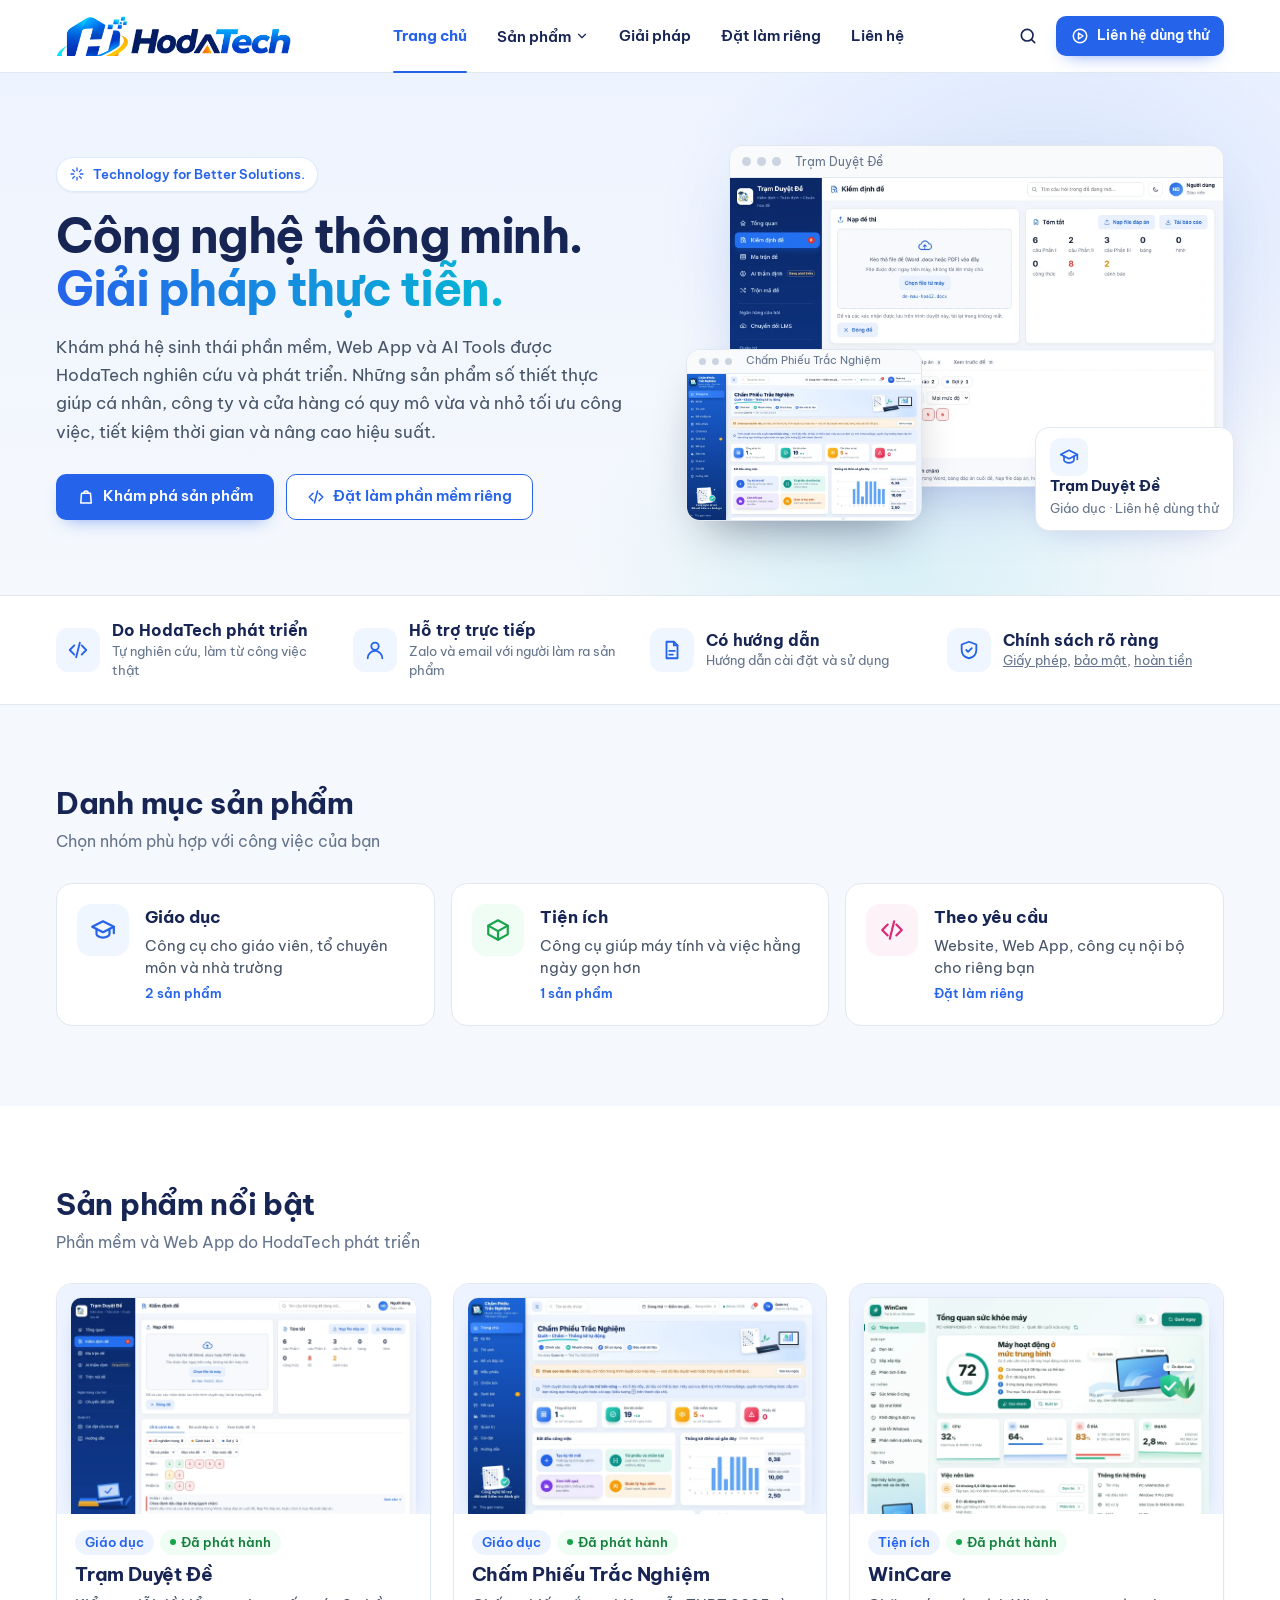
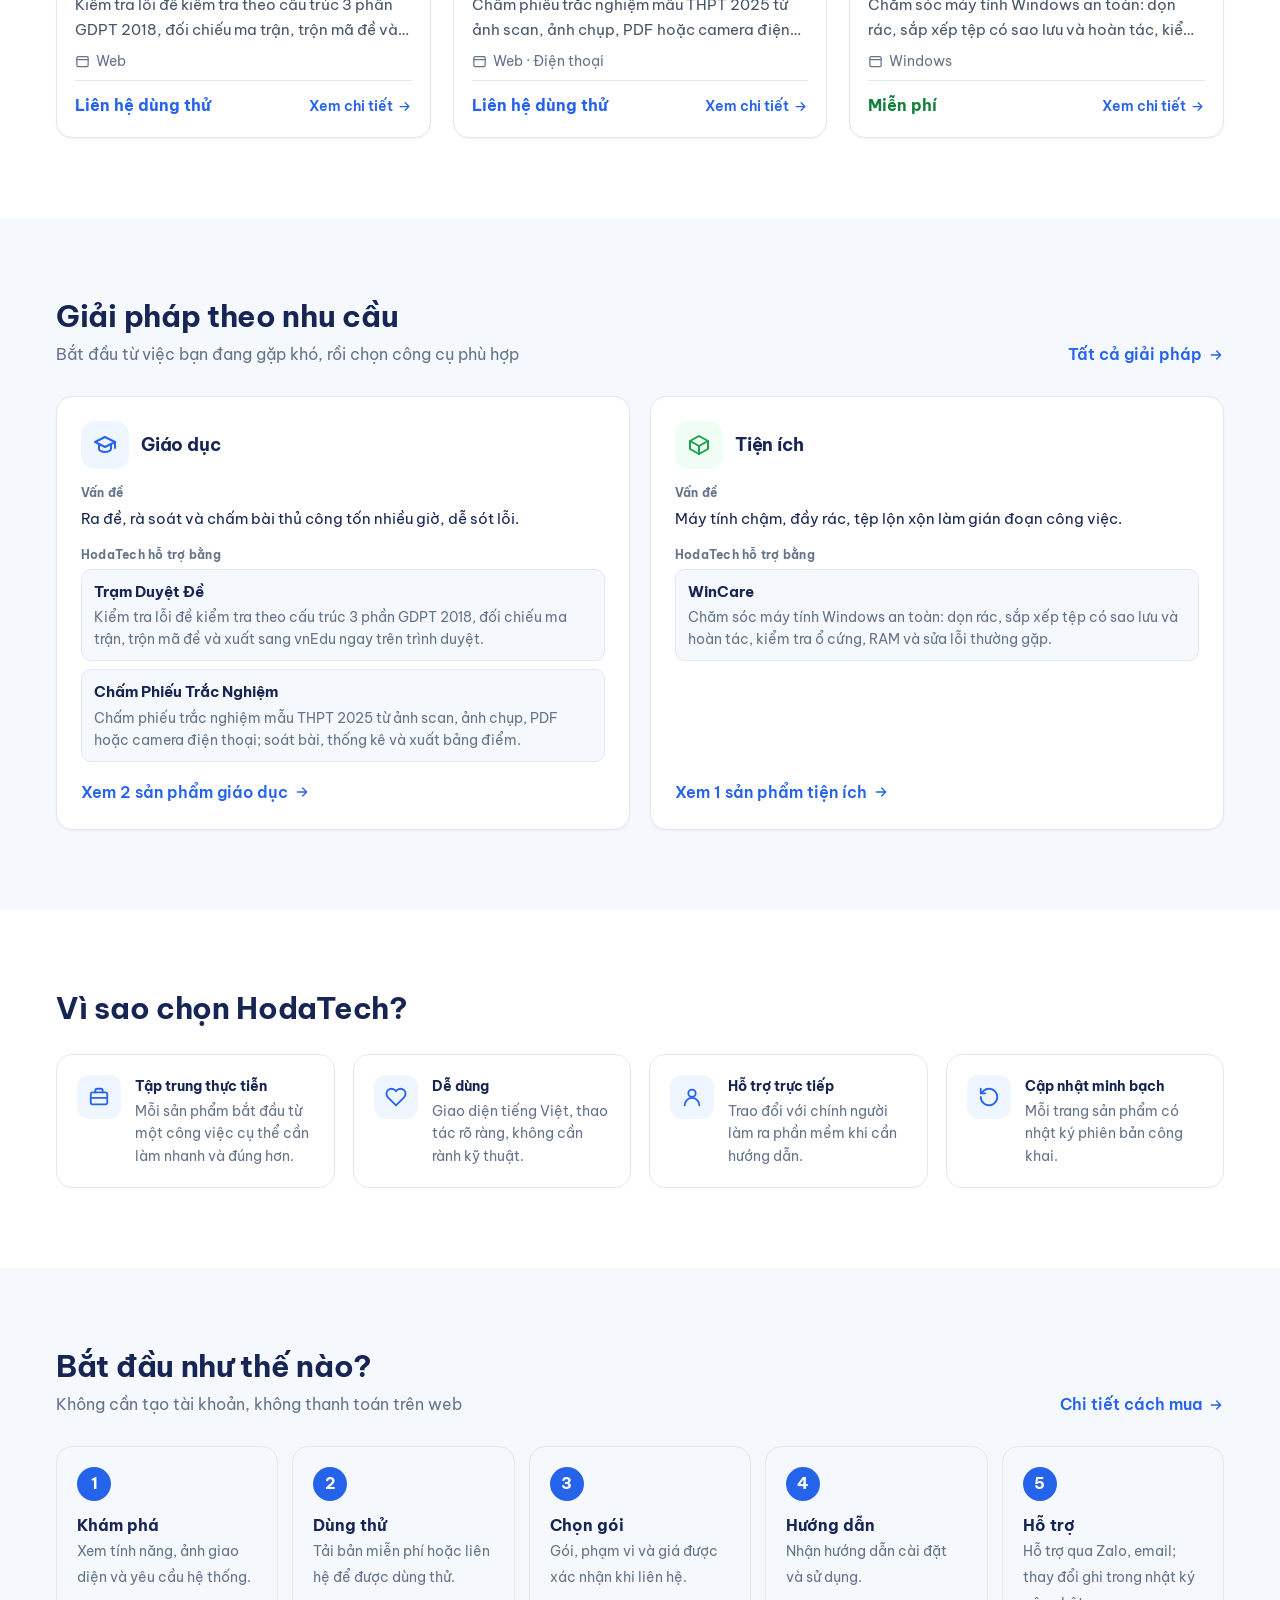
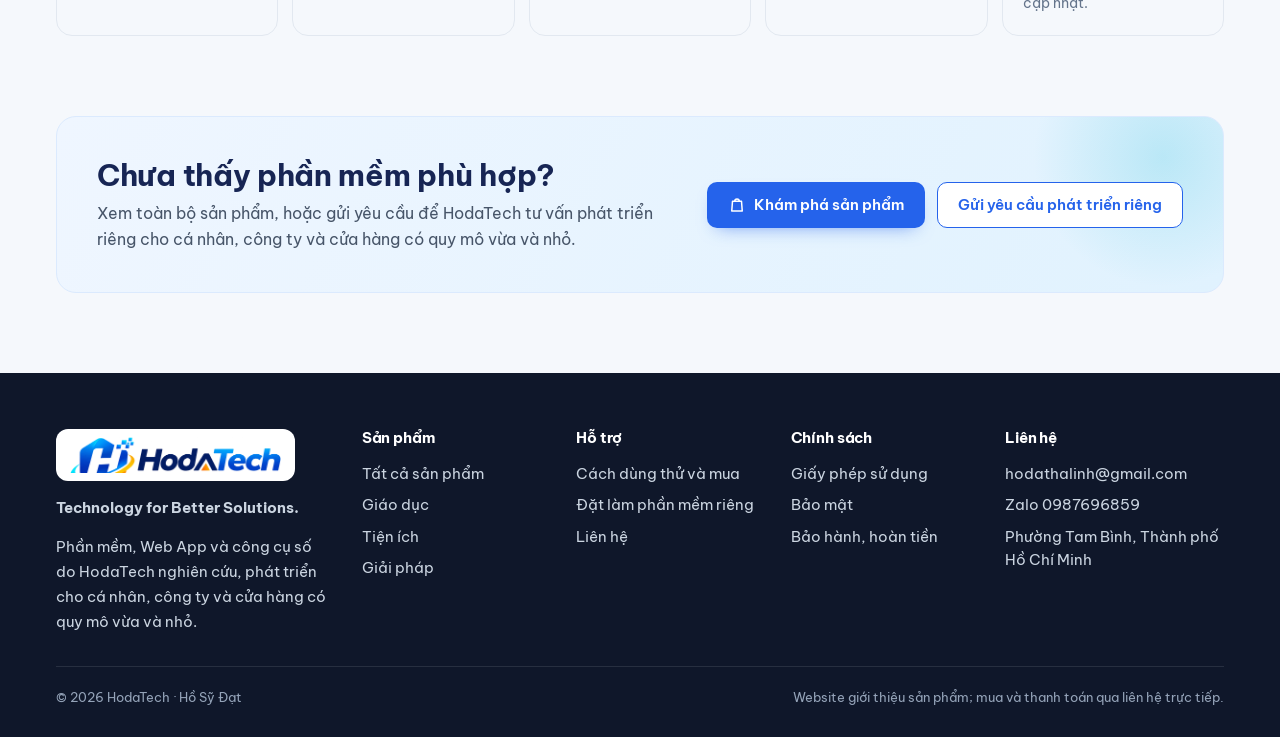
<file: index.html>
<!doctype html>
<html lang="vi">
<head>
<meta charset="utf-8">
<meta name="viewport" content="width=device-width, initial-scale=1, viewport-fit=cover">
<title>HodaTech · Technology for Better Solutions.</title>
<meta name="claude:viewport-fit-sides" content="cover">
<meta name="description" content="HodaTech – cửa hàng phần mềm, Web App và AI Tools tự nghiên cứu và phát triển. Dùng thử miễn phí, hỗ trợ trực tiếp, giấy phép rõ ràng.">
<meta name="theme-color" content="#2563EB">
<meta property="og:type" content="website">
<meta property="og:site_name" content="HodaTech">
<meta property="og:title" content="HodaTech · Công nghệ thông minh. Giải pháp thực tiễn.">
<meta property="og:description" content="Phần mềm, Web App và AI Tools giúp cá nhân, công ty và cửa hàng có quy mô vừa và nhỏ tối ưu công việc.">
<meta property="og:url" content="https://hodatech.onrender.com/">
<meta property="og:image" content="https://hodatech.onrender.com/uploads/tram-duyet-de/01.webp">
<meta property="og:locale" content="vi_VN">
<meta name="twitter:card" content="summary_large_image">
<link rel="canonical" href="https://hodatech.onrender.com/">
<link rel="icon" type="image/png" sizes="64x64" href="assets/img/favicon.png">
<link rel="apple-touch-icon" href="assets/img/apple-touch-icon.png">
<link rel="preconnect" href="https://fonts.googleapis.com">
<link rel="preconnect" href="https://fonts.gstatic.com" crossorigin>
<link rel="stylesheet" href="https://fonts.googleapis.com/css2?family=Be+Vietnam+Pro:wght@400;500;600;700&display=swap">
<link rel="stylesheet" href="assets/style.css">
</head>
<body>
<a class="skip" href="#app" data-skip>Bỏ qua, đến nội dung chính</a>
<header class="top" id="top"></header>
<div class="drawer" id="drawer"></div>
<main id="app" tabindex="-1"><div class="loading">Đang tải cửa hàng…</div></main>
<footer id="foot"></footer>
<script src="assets/store.js"></script>
</body>
</html>
</file>
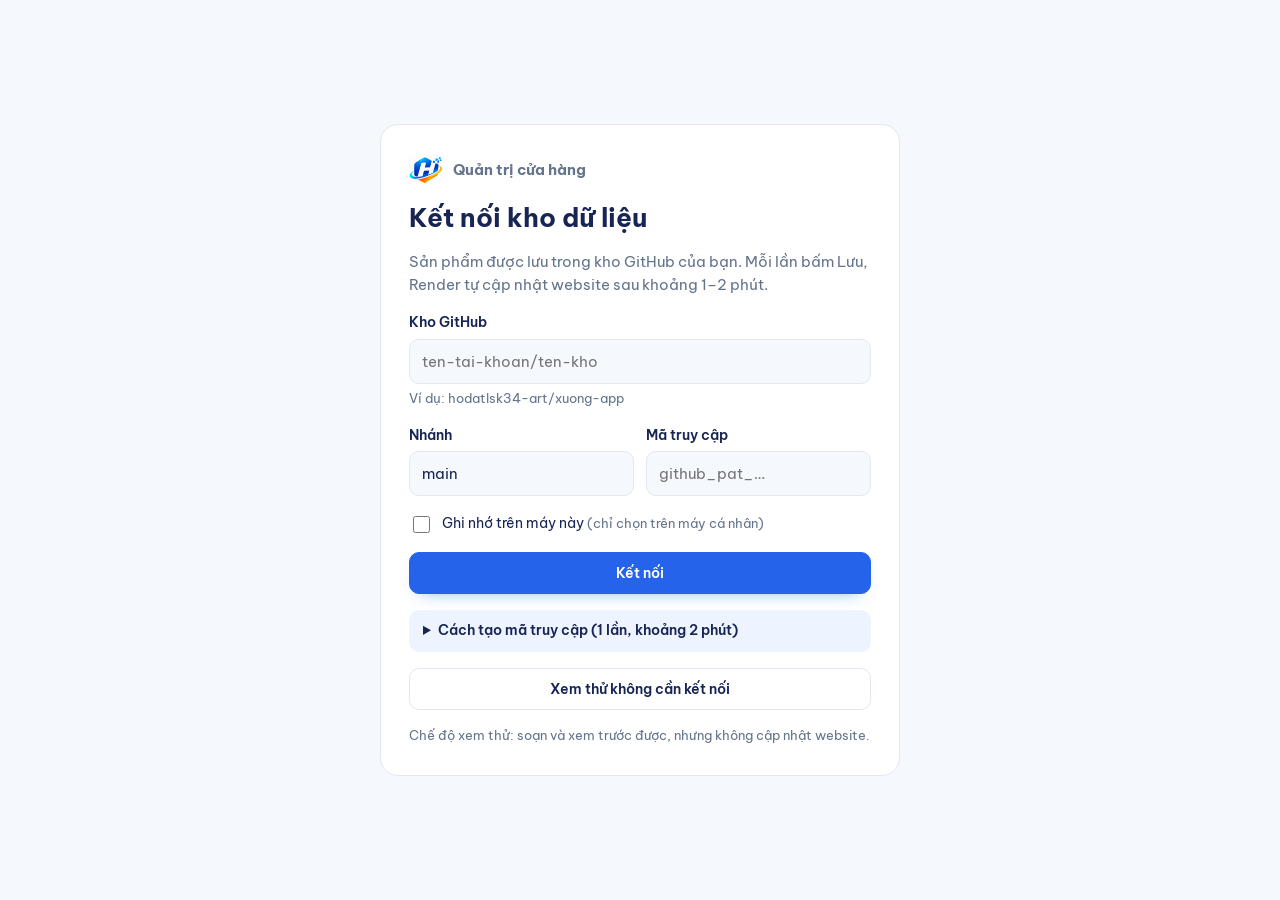
<file: quan-tri.html>
<!doctype html>
<html lang="vi">
<head>
<meta charset="utf-8">
<meta name="viewport" content="width=device-width, initial-scale=1, viewport-fit=cover">
<meta name="robots" content="noindex, nofollow">
<title>Quản trị · HodaTech</title>
<link rel="preconnect" href="https://fonts.googleapis.com">
<link rel="preconnect" href="https://fonts.gstatic.com" crossorigin>
<link rel="stylesheet" href="https://fonts.googleapis.com/css2?family=Be+Vietnam+Pro:wght@400;500;600;700&display=swap">
<link rel="stylesheet" href="assets/admin.css">
<link rel="icon" type="image/png" sizes="64x64" href="assets/img/favicon.png">
</head>
<body>
<div id="app"></div>
<script src="assets/admin.js"></script>
</body>
</html>
</file>
<file: assets/style.css>
/* HodaTech V2 — Modern SaaS Marketplace, Light Theme (Đề xuất nâng cấp giao diện V2, 04/11/2026)
   Design system: token màu §4.1, typography §4.2, layout/component §4.3.
   Container 1200px · section 80/56/44px · card radius 16px · button radius 10px · vùng chạm ≥ 44px */
:root{
  --bg:#F5F8FC; --surface:#FFFFFF; --surface-2:#EEF4FF;
  --primary:#2563EB; --primary-600:#1D4ED8; --primary-50:#EFF6FF; --primary-100:#DBEAFE;
  --secondary:#06B6D4; --secondary-50:#ECFEFF;
  --heading:#172554; --body:#475569; --muted:#64748B; --border:#E2E8F0;
  --primary-dark:#1D4ED8;
  --success:#16A34A; --success-text:#15803D; --success-50:#F0FDF4;
  --warning:#D97706; --warn:#B45309; --warn-50:#FFFBEB; /* --warn: bản đậm của Warning cho chữ nhỏ (đạt AA) */
  --navy:#0F172A;
  --shadow-sm:0 1px 2px rgba(15,23,42,.05);
  --shadow:0 12px 32px -16px rgba(30,64,175,.22);
  --shadow-lg:0 30px 60px -28px rgba(30,64,175,.35);
  --font:"Be Vietnam Pro",system-ui,-apple-system,"Segoe UI",Roboto,sans-serif;
  --mono:ui-monospace,"SFMono-Regular",Menlo,Consolas,monospace;
  --r:16px; --r-sm:10px; --r-btn:10px;
  --fs-hero:clamp(2rem,1.2rem + 2.6vw,3rem);         /* 32–48px */
  --fs-h1:clamp(1.75rem,1.2rem + 1.9vw,2.5rem);      /* 28–40px */
  --fs-h2:clamp(1.375rem,1.05rem + 1.1vw,1.875rem);  /* 22–30px */
  --fs-card:clamp(1.0625rem,1rem + .3vw,1.1875rem);  /* 17–19px */
  --fs-cap:.875rem;                                   /* 14px */
  --sec:80px;
  color-scheme:light;
}
*{box-sizing:border-box}
html{overflow-x:hidden;scroll-behavior:smooth;-webkit-text-size-adjust:100%}
@media (prefers-reduced-motion:reduce){html{scroll-behavior:auto}*,*::before,*::after{transition:none!important;animation:none!important}}
body{margin:0;background:var(--bg);color:var(--body);font-family:var(--font);font-size:16px;line-height:1.6}
body::before{content:"";position:fixed;inset:0 0 auto;height:env(safe-area-inset-top,0px);z-index:60;background:var(--surface)}
img{max-width:100%;height:auto;display:block}
a{color:var(--primary)}
h1,h2,h3,h4{color:var(--heading);font-family:var(--font);font-weight:700;line-height:1.2;margin:0;text-wrap:balance;letter-spacing:-.01em}
p{margin:0}
:focus-visible{outline:3px solid rgba(37,99,235,.55);outline-offset:2px;border-radius:6px}
.skip{position:absolute;left:12px;top:-60px;z-index:100;background:var(--primary);color:#fff;padding:10px 16px;border-radius:var(--r-btn);font-weight:600;text-decoration:none}
.skip:focus{top:calc(10px + env(safe-area-inset-top,0px))}
.wrap{max-width:1200px;margin:0 auto;padding-left:max(16px,env(safe-area-inset-left,0px));padding-right:max(16px,env(safe-area-inset-right,0px))}
.muted{color:var(--muted)}
.mono{font-family:var(--mono);font-size:.82em}
.sr{position:absolute;width:1px;height:1px;overflow:hidden;clip:rect(0 0 0 0);white-space:nowrap}
.ic{width:20px;height:20px;flex:none}

/* ---------- buttons, pills ---------- */
.btn{display:inline-flex;align-items:center;justify-content:center;gap:8px;min-height:46px;padding:10px 20px;border-radius:var(--r-btn);border:1.5px solid transparent;font:inherit;font-weight:600;font-size:.95rem;line-height:1.2;text-decoration:none;cursor:pointer;white-space:nowrap;transition:background .15s,border-color .15s,color .15s,box-shadow .15s,transform .15s}
.btn .ic{width:18px;height:18px}
.btn-primary{background:var(--primary);color:#fff;box-shadow:0 8px 18px -10px rgba(37,99,235,.65)}
.btn-primary:hover{background:var(--primary-dark)}
.btn-primary:active{background:var(--primary-dark);transform:translateY(1px)}
.btn-outline{background:var(--surface);color:var(--primary);border-color:var(--primary)}
.btn-outline:hover{background:var(--primary-50)}
.btn-ghost{background:var(--surface);color:var(--heading);border-color:var(--border)}
.btn-ghost:hover{border-color:var(--primary);color:var(--primary)}
.btn-sm{min-height:40px;padding:8px 14px;font-size:.9rem}
@media (pointer:coarse){.btn-sm{min-height:44px}}
.btn-block{width:100%}
.iconbtn{width:44px;height:44px;border-radius:var(--r-btn);display:inline-grid;place-items:center;border:1px solid transparent;background:transparent;color:var(--heading);cursor:pointer;text-decoration:none}
.iconbtn:hover{background:var(--primary-50);color:var(--primary)}
.pill{display:inline-flex;align-items:center;gap:5px;font-size:.8rem;font-weight:600;line-height:1;padding:6px 10px;border-radius:999px;background:var(--surface-2);color:var(--primary);white-space:nowrap}
.pill.gray{background:#F1F5F9;color:var(--muted)}
.pill.live{background:var(--success-50);color:var(--success-text)}
.pill.live::before{content:"";width:6px;height:6px;border-radius:50%;background:var(--success)}
.pill.beta{background:var(--warn-50);color:var(--warn)}
.eyebrow{display:inline-flex;align-items:center;gap:8px;font-size:.82rem;font-weight:600;color:var(--primary);background:var(--surface);border:1px solid var(--primary-100);padding:6px 12px;border-radius:999px;box-shadow:var(--shadow-sm)}
.eyebrow .ic{width:16px;height:16px}

/* ---------- header ---------- */
.top{position:sticky;top:env(safe-area-inset-top,0px);z-index:50;background:rgba(255,255,255,.92);backdrop-filter:saturate(1.4) blur(12px);border-bottom:1px solid var(--border)}
.top .wrap{display:flex;align-items:center;gap:20px;height:72px}
.brand{display:flex;align-items:center;gap:10px;text-decoration:none;color:var(--heading);flex:none}
.brand-mark{width:36px;height:36px;border-radius:10px;background:linear-gradient(135deg,var(--primary),#3B82F6 55%,var(--secondary));display:grid;place-items:center;box-shadow:0 8px 18px -8px rgba(37,99,235,.8)}
.brand-logo{display:block;height:40px;width:auto}
.drawer .brand-logo{height:36px}
footer .brand{display:inline-flex;background:#fff;border-radius:12px;padding:8px 14px}
footer .brand-logo{height:36px}
@media (max-width:480px){.brand-logo{height:34px}}
.nav{display:flex;align-items:center;gap:2px;margin:0 auto}
.nav>a,.nav .dd>button{position:relative;display:inline-flex;align-items:center;gap:4px;height:72px;padding:0 14px;color:var(--heading);text-decoration:none;font-weight:600;font-size:.95rem;background:none;border:0;font-family:inherit;cursor:pointer}
.nav>a,.nav .dd>button{white-space:nowrap}
@media (max-width:1180px){.top .wrap{gap:12px}.nav>a,.nav .dd>button{padding:0 10px;font-size:.92rem}.nav>a[aria-current="page"]::after,.nav .dd>button[aria-current="page"]::after{left:10px;right:10px}}
.nav>a:hover,.nav .dd>button:hover{color:var(--primary)}
.nav>a[aria-current="page"],.nav .dd>button[aria-current="page"]{color:var(--primary);font-weight:700}
.nav>a[aria-current="page"]::after,.nav .dd>button[aria-current="page"]::after{content:"";position:absolute;left:14px;right:14px;bottom:-1px;height:2px;border-radius:2px;background:var(--primary)}
.nav .chev{width:14px;height:14px;transition:transform .15s}
.dd{position:relative}
.dd-menu{position:absolute;top:calc(100% - 6px);left:0;min-width:260px;background:var(--surface);border:1px solid var(--border);border-radius:14px;box-shadow:var(--shadow-lg);padding:8px;display:none}
.dd.open .dd-menu{display:grid}
.dd.open .chev{transform:rotate(180deg)}
.dd-menu a{display:flex;justify-content:space-between;align-items:center;gap:12px;padding:10px 12px;border-radius:9px;color:var(--heading);text-decoration:none;font-size:.92rem}
.dd-menu a:hover{background:var(--primary-50);color:var(--primary)}
.dd-menu a span{color:var(--muted);font-size:.8rem;font-variant-numeric:tabular-nums}
.tools{display:flex;align-items:center;gap:6px;flex:none}
.menu-btn{display:none}
@media (max-width:980px){
  .nav{display:none}.menu-btn{display:inline-grid}.tools{margin-left:auto}
  .tools .btn{display:none}
}
.drawer{position:fixed;inset:0;z-index:70;display:none}
.drawer.open{display:block}
.drawer .scrim{position:absolute;inset:0;background:rgba(15,23,42,.45)}
.drawer nav{position:absolute;top:0;right:0;bottom:0;width:min(340px,88vw);background:var(--surface);padding:calc(16px + env(safe-area-inset-top,0px)) max(16px,env(safe-area-inset-right,0px)) calc(24px + env(safe-area-inset-bottom,0px)) 16px;display:flex;flex-direction:column;gap:4px;overflow-y:auto;box-shadow:var(--shadow-lg)}
.drawer nav a{display:flex;justify-content:space-between;padding:12px;border-radius:10px;color:var(--heading);text-decoration:none;font-weight:600}
.drawer nav a:hover,.drawer nav a[aria-current="page"]{background:var(--primary-50);color:var(--primary)}
.drawer nav .sub{padding-left:24px;font-size:.92rem;font-weight:400;color:var(--body)}
.drawer nav .sub span{color:var(--muted)}
.drawer .dhead{display:flex;justify-content:space-between;align-items:center;margin-bottom:8px}

/* ---------- hero ---------- */
.hero{position:relative;background:linear-gradient(180deg,var(--surface-2),var(--bg));overflow:hidden;border-bottom:1px solid var(--border)}
.hero::before{content:"";position:absolute;inset:0;background:radial-gradient(560px 380px at 82% 30%,rgba(37,99,235,.13),transparent 70%),radial-gradient(460px 320px at 70% 95%,rgba(6,182,212,.12),transparent 70%);pointer-events:none}
.hero .wrap{position:relative;display:grid;grid-template-columns:minmax(0,1.08fr) minmax(0,1fr);gap:48px;align-items:center;padding-block:72px 64px}
.hero h1{font-size:var(--fs-hero);letter-spacing:-.03em;margin-top:18px;line-height:1.1}
.hero h1 .accent{background:linear-gradient(90deg,var(--primary),var(--secondary));-webkit-background-clip:text;background-clip:text;color:transparent}
.hero .lead{font-size:1.0625rem;line-height:1.65;max-width:56ch;margin-top:18px}
.hero .cta{display:flex;gap:12px;flex-wrap:wrap;margin-top:28px}
.hero-visual{position:relative;padding:0 0 44px 8%}
.hero-visual>a{display:block;text-decoration:none;color:inherit}
.win{margin:0;background:var(--surface);border:1px solid var(--border);border-radius:14px;overflow:hidden;box-shadow:var(--shadow-lg)}
.win-bar{display:flex;align-items:center;gap:6px;height:32px;padding:0 12px;background:#F8FAFC;border-bottom:1px solid var(--border)}
.win-bar i{width:9px;height:9px;border-radius:50%;background:#CBD5E1}
.win-bar span{margin-left:8px;font-size:.75rem;color:var(--muted);white-space:nowrap;overflow:hidden;text-overflow:ellipsis}
.win img{aspect-ratio:16/10;width:100%;object-fit:cover;object-position:top}
.hero-second{position:absolute;left:0;bottom:10px;width:44%}
.hero-second .win{box-shadow:0 24px 48px -20px rgba(15,23,42,.45)}
.win.small .win-bar{height:24px}.win.small .win-bar i{width:7px;height:7px}.win.small .win-bar span{font-size:.7rem}
.float-tag{position:absolute;right:-10px;bottom:0;background:var(--surface);border:1px solid var(--border);border-radius:14px;padding:10px 14px;box-shadow:var(--shadow);display:flex;gap:10px;align-items:center;max-width:270px;text-decoration:none;color:inherit}
.float-tag .dot{width:38px;height:38px;border-radius:10px;background:var(--primary-50);color:var(--primary);display:grid;place-items:center;flex:none}
.float-tag b{display:block;color:var(--heading);font-size:.92rem;line-height:1.3}
.float-tag small{color:var(--muted);font-size:.8rem}
@media (max-width:1023px){.hero .wrap{grid-template-columns:1fr;gap:40px;padding-block:48px 44px}.hero-visual{max-width:640px}}
@media (max-width:540px){.hero-visual{padding:0 0 56px 6%}.float-tag{right:0;bottom:0;padding:8px 12px}.float-tag .dot{width:32px;height:32px}}
.trust{background:var(--surface);border-bottom:1px solid var(--border)}
.trust .wrap{display:grid;grid-template-columns:repeat(4,minmax(0,1fr));gap:20px;padding-block:24px}
.trust .wrap>div{display:flex;gap:12px;align-items:center;min-width:0}
.trust .wrap>div>.ic{width:44px;height:44px;padding:11px;border-radius:12px;background:var(--primary-50);color:var(--primary);flex:none}
.trust b{display:block;color:var(--heading);font-size:.98rem;line-height:1.3}
.trust small{display:block;font-size:.84rem;color:var(--muted);line-height:1.4;margin-top:2px}
.trust small a{color:var(--muted)}
.trust small a:hover{color:var(--primary)}
@media (max-width:1023px){.trust .wrap{grid-template-columns:repeat(2,minmax(0,1fr))}}
@media (max-width:480px){.trust .wrap{grid-template-columns:1fr;gap:14px}.trust .wrap>div>.ic{width:40px;height:40px;padding:10px}}

/* ---------- sections ---------- */
.section{padding-block:var(--sec)}
.section.alt{background:var(--surface)}
@media (max-width:1023px){:root{--sec:56px}}
@media (max-width:640px){:root{--sec:44px}}
.s-head{display:flex;justify-content:space-between;align-items:flex-end;gap:16px;flex-wrap:wrap;margin-bottom:28px}
.s-head.center{flex-direction:column;align-items:center;text-align:center}
.s-head h2{font-size:var(--fs-h2)}
.s-head p{margin-top:8px;color:var(--muted);max-width:62ch}
.link-more{display:inline-flex;align-items:center;gap:6px;font-weight:600;text-decoration:none}
.link-more .ic{width:16px;height:16px}

.cats{display:grid;grid-template-columns:repeat(auto-fit,minmax(250px,1fr));gap:16px}
.cat{background:var(--surface);border:1px solid var(--border);border-radius:var(--r);padding:20px;text-decoration:none;color:inherit;display:flex;gap:16px;align-items:flex-start;transition:transform .15s,box-shadow .15s,border-color .15s}
.cat:hover{transform:translateY(-3px);box-shadow:var(--shadow);border-color:var(--primary-100)}
.cat .tile{width:52px;height:52px;border-radius:14px;display:grid;place-items:center;background:var(--tile-bg,var(--primary-50));color:var(--tile,var(--primary));flex:none}
.cat .tile svg{width:26px;height:26px}
.cat .t{display:grid;gap:4px;min-width:0}
.cat b{color:var(--heading);font-size:1.0625rem}
.cat .t>span{font-size:.92rem;color:var(--body);line-height:1.5}
.cat small{font-size:.84rem;color:var(--primary);font-weight:600}

/* product card */
.grid{display:grid;grid-template-columns:repeat(auto-fill,minmax(260px,1fr));gap:22px}
.feat-grid{grid-template-columns:repeat(4,minmax(0,1fr))}
.feat-grid.n3{grid-template-columns:repeat(3,minmax(0,1fr))}
.feat-grid.n2{grid-template-columns:repeat(2,minmax(0,1fr))}
.feat-grid.n1{grid-template-columns:minmax(0,420px)}
@media (max-width:1023px){.feat-grid,.feat-grid.n3{grid-template-columns:repeat(2,minmax(0,1fr))}}
@media (max-width:600px){.feat-grid,.feat-grid.n3,.feat-grid.n2,.grid{grid-template-columns:1fr}}
.card{position:relative;background:var(--surface);border:1px solid var(--border);border-radius:var(--r);overflow:hidden;display:flex;flex-direction:column;text-decoration:none;color:inherit;box-shadow:var(--shadow-sm);transition:transform .18s,box-shadow .18s,border-color .18s}
.card:hover{transform:translateY(-4px);box-shadow:var(--shadow);border-color:var(--primary-100)}
.card .media{position:relative;background:var(--surface-2);padding:14px 14px 0;overflow:hidden}
.card .media img{aspect-ratio:16/10;width:100%;object-fit:cover;object-position:top;border-radius:10px 10px 0 0;box-shadow:0 -1px 0 var(--border),0 8px 22px -12px rgba(30,64,175,.45)}
.card .body{padding:16px 18px 18px;display:flex;flex-direction:column;gap:8px;flex:1}
.card .meta{display:flex;gap:6px;flex-wrap:wrap}
.card .plats{display:inline-flex;align-items:center;gap:6px;font-size:var(--fs-cap);color:var(--muted)}
.card .plats .ic{width:15px;height:15px}
.card h3{font-size:var(--fs-card);display:-webkit-box;-webkit-line-clamp:2;-webkit-box-orient:vertical;overflow:hidden}
.card p{font-size:.95rem;color:var(--body);display:-webkit-box;-webkit-line-clamp:2;-webkit-box-orient:vertical;overflow:hidden}
.card .foot{margin-top:auto;padding-top:12px;display:flex;justify-content:space-between;align-items:center;gap:8px;border-top:1px solid var(--border)}
.price-tag{color:var(--heading);font-weight:700;font-variant-numeric:tabular-nums}
.price-tag.free{color:var(--success-text)}
.price-tag.ask{color:var(--primary)}
.card .go{display:inline-flex;align-items:center;gap:4px;font-size:.86rem;font-weight:600;color:var(--primary)}
.card .go .ic{width:15px;height:15px;transition:transform .15s}
.card:hover .go .ic{transform:translateX(3px)}
.empty{grid-column:1/-1;text-align:center;padding:56px 20px;background:var(--surface);border:1.5px dashed var(--border);border-radius:var(--r);display:grid;justify-items:center;gap:12px}
.empty .tile{width:56px;height:56px;border-radius:16px;background:var(--primary-50);color:var(--primary);display:grid;place-items:center}
.empty b{color:var(--heading);font-size:1.05rem}

/* solutions */
.sols{display:grid;grid-template-columns:repeat(auto-fit,minmax(300px,1fr));gap:20px}
.sol{background:var(--surface);border:1px solid var(--border);border-radius:var(--r);padding:24px;display:flex;flex-direction:column;gap:14px;box-shadow:var(--shadow-sm)}
.sol-h{display:flex;gap:12px;align-items:center}
.sol .tile{width:48px;height:48px;border-radius:14px;display:grid;place-items:center;background:var(--tile-bg,var(--primary-50));color:var(--tile,var(--primary));flex:none}
.sol .tile svg{width:24px;height:24px}
.sol h3{font-size:1.15rem}
.sol .need,.sol .how{font-size:.95rem}
.sol .need span,.sol .how>span{display:block;font-size:.78rem;font-weight:700;color:var(--muted);letter-spacing:.02em;margin-bottom:4px}
.sol .need{color:var(--heading)}
.sol ul{list-style:none;margin:0;padding:0;display:grid;gap:8px}
.sol li a{display:grid;gap:2px;padding:10px 12px;border-radius:10px;background:var(--bg);border:1px solid var(--border);text-decoration:none;color:var(--body)}
.sol li a:hover{border-color:var(--primary-100);background:var(--primary-50)}
.sol li b{color:var(--heading);font-size:.95rem}
.sol li small{font-size:.86rem;color:var(--muted);display:-webkit-box;-webkit-line-clamp:2;-webkit-box-orient:vertical;overflow:hidden}
.sol .link-more{margin-top:auto;padding-top:4px}

/* why + process */
.why{display:grid;grid-template-columns:repeat(4,1fr);gap:18px}
@media (max-width:980px){.why{grid-template-columns:repeat(2,1fr)}}
@media (max-width:540px){.why{grid-template-columns:1fr}}
.why div{display:flex;gap:14px;align-items:flex-start;background:var(--surface);border:1px solid var(--border);border-radius:var(--r);padding:20px}
.why .tile{width:44px;height:44px;border-radius:12px;background:var(--primary-50);color:var(--primary);display:grid;place-items:center;flex:none}
.why .tile svg{width:22px;height:22px}
.why b{display:block;color:var(--heading);margin-bottom:2px}
.why span{font-size:.88rem;color:var(--muted)}
.process{list-style:none;margin:0;padding:0;display:grid;grid-template-columns:repeat(5,1fr);gap:14px;counter-reset:s}
@media (max-width:980px){.process{grid-template-columns:repeat(2,1fr)}}
@media (max-width:540px){.process{grid-template-columns:1fr}}
.process li{position:relative;background:var(--bg);border:1px solid var(--border);border-radius:var(--r);padding:20px;counter-increment:s}
.process li::before{content:counter(s);width:34px;height:34px;border-radius:50%;display:grid;place-items:center;background:var(--primary);color:#fff;font-weight:700;margin-bottom:12px}
.process b{display:block;color:var(--heading)}
.process span{font-size:.88rem;color:var(--muted)}

/* CTA band */
.cta-band{position:relative;overflow:hidden;border-radius:20px;background:linear-gradient(120deg,var(--primary-50),#E0F2FE);border:1px solid var(--primary-100);padding:40px;display:grid;grid-template-columns:minmax(0,1fr) auto;gap:28px;align-items:center}
.cta-band::after{content:"";position:absolute;right:-70px;top:-90px;width:260px;height:260px;border-radius:50%;background:radial-gradient(closest-side,rgba(6,182,212,.18),transparent);pointer-events:none}
.cta-band h2{font-size:var(--fs-h2)}
.cta-band p{color:var(--body);margin-top:8px;max-width:60ch}
.cta-band .acts{display:flex;gap:12px;flex-wrap:wrap;position:relative;z-index:1}
@media (max-width:860px){.cta-band{grid-template-columns:1fr;padding:28px 22px}}

/* ---------- page header band ---------- */
.phead{background:var(--surface-2);border-bottom:1px solid var(--border);position:relative;overflow:hidden}
.phead::before{content:"";position:absolute;inset:0;background:radial-gradient(500px 260px at 90% 0%,rgba(37,99,235,.14),transparent 70%);pointer-events:none}
.phead .wrap{position:relative;padding-block:36px 32px}
.phead h1{font-size:var(--fs-h1);margin-top:8px}
.phead p{margin-top:8px;color:var(--muted);max-width:62ch}
.crumbs{display:flex;gap:8px;flex-wrap:wrap;font-size:.86rem;color:var(--muted)}
.crumbs a{color:var(--muted);text-decoration:none}
.crumbs a:hover{color:var(--primary)}

/* ---------- catalog page ---------- */
.catalog{display:grid;grid-template-columns:270px minmax(0,1fr);gap:28px;align-items:start;padding-block:32px 72px}
.filters{position:sticky;top:96px;background:var(--surface);border:1px solid var(--border);border-radius:var(--r);padding:20px;display:grid;gap:22px}
.filters h3{font-size:.95rem;font-weight:700;margin-bottom:10px}
.opt{display:flex;align-items:center;gap:10px;padding:6px 0;font-size:.92rem;cursor:pointer;color:var(--body)}
.opt input{width:18px;height:18px;accent-color:var(--primary);flex:none;margin:0}
.opt span{flex:1}
.opt small{color:var(--muted);font-variant-numeric:tabular-nums}
.filters .reset{justify-self:start;border:0;background:none;color:var(--primary);font:inherit;font-weight:600;cursor:pointer;padding:10px 0;min-height:44px}
.fs-head,.fs-foot,.fscrim{display:none}
.fcount[hidden]{display:none}
.fcount{display:inline-grid;place-items:center;min-width:22px;height:22px;padding:0 6px;border-radius:999px;background:var(--primary);color:#fff;font-size:.75rem;margin-left:2px}
.opt{min-height:40px}
body.lock{overflow:hidden}
.toolbar{display:flex;gap:12px;align-items:center;flex-wrap:wrap;margin-bottom:12px}
.search{flex:1 1 280px;display:flex;align-items:center;gap:10px;background:var(--surface);border:1px solid var(--border);border-radius:var(--r-btn);padding:0 16px;min-height:46px;color:var(--muted)}
.search:focus-within{border-color:var(--primary);box-shadow:0 0 0 4px var(--primary-50)}
.search input{border:0;outline:0;background:transparent;font:inherit;color:var(--heading);width:100%}
.select{display:flex;align-items:center;gap:8px;font-size:.9rem;color:var(--muted)}
.select select{font:inherit;color:var(--heading);background:var(--surface);border:1px solid var(--border);border-radius:var(--r-btn);padding:10px 14px;min-height:46px}
.count{font-size:.92rem;color:var(--muted);margin-bottom:16px}
.count b{color:var(--heading)}
.filter-btn{display:none}
@media (max-width:900px){
  .catalog{grid-template-columns:1fr}
  .filter-btn{display:inline-flex}
  .filters{position:fixed;left:0;right:0;bottom:0;top:auto;z-index:80;max-height:min(82vh,640px);overflow-y:auto;border-radius:20px 20px 0 0;border:0;box-shadow:0 -20px 50px -20px rgba(15,23,42,.45);padding:0 20px calc(16px + env(safe-area-inset-bottom,0px));display:none;gap:18px}
  .filters.open{display:grid}
  .fs-head{display:flex;justify-content:space-between;align-items:center;position:sticky;top:0;background:var(--surface);padding:14px 0 8px;margin:0;z-index:1;border-bottom:1px solid var(--border)}
  .fs-head h2{font-size:1.125rem}
  .fs-foot{display:block;position:sticky;bottom:calc(-16px - env(safe-area-inset-bottom,0px));background:var(--surface);padding:12px 0 calc(16px + env(safe-area-inset-bottom,0px));border-top:1px solid var(--border)}
  .fscrim:not([hidden]){display:block;position:fixed;inset:0;z-index:79;background:rgba(15,23,42,.45)}
  .toolbar .search{flex-basis:100%}
  .toolbar .select{margin-left:auto}
  .toolbar .select>span{position:absolute;width:1px;height:1px;overflow:hidden;clip:rect(0 0 0 0)}
}

/* ---------- product detail ---------- */
.p-top{display:grid;grid-template-columns:1.12fr 1fr;gap:44px;padding-block:28px 40px;align-items:start}
.p-top>*{min-width:0}
@media (max-width:900px){.p-top{grid-template-columns:1fr;gap:26px}}
.stage{background:linear-gradient(160deg,var(--surface-2),#E0ECFF);border:1px solid var(--border);border-radius:20px;padding:22px}
.stage button.main{display:block;width:100%;padding:0;border:0;background:none;cursor:zoom-in;border-radius:12px}
.stage img.big{aspect-ratio:16/10;width:100%;object-fit:cover;object-position:top;border-radius:12px;box-shadow:var(--shadow);background:#fff}
.caption{font-size:var(--fs-cap);color:var(--muted);margin-top:12px;min-height:1.4em;text-align:center}
.thumbs{display:flex;gap:10px;margin-top:14px;overflow-x:auto;padding:2px 2px 6px}
.thumbs button{flex:none;width:104px;padding:3px;border:2px solid var(--border);border-radius:12px;background:var(--surface);cursor:pointer}
.thumbs button[aria-current="true"]{border-color:var(--primary)}
.thumbs img{aspect-ratio:16/10;width:100%;object-fit:cover;object-position:top;border-radius:8px}
.p-info .meta{display:flex;gap:6px;flex-wrap:wrap}
.p-info h1{font-size:var(--fs-h1);margin-top:14px;letter-spacing:-.02em}
.p-info .tagline{font-size:1.08rem;margin-top:10px}
.p-price{display:flex;align-items:baseline;gap:10px;flex-wrap:wrap;margin-top:18px}
.p-price b{font-size:1.9rem;font-weight:700;color:var(--heading);font-variant-numeric:tabular-nums;letter-spacing:-.02em}
.p-price b.free{color:var(--success-text)}
.p-price b.ask{color:var(--primary)}
.checks{list-style:none;padding:0;margin:18px 0 0;display:grid;gap:10px}
.checks li{display:flex;gap:10px;align-items:flex-start}
.checks .ok{width:22px;height:22px;border-radius:50%;background:var(--success);color:#fff;display:grid;place-items:center;flex:none;margin-top:1px}
.checks .ok svg{width:13px;height:13px}
.p-cta{display:flex;gap:12px;flex-wrap:wrap;margin-top:24px}
.p-note{margin-top:16px;font-size:.84rem;color:var(--muted);display:flex;gap:6px 14px;flex-wrap:wrap}
.p-note span{display:inline-flex;gap:6px;align-items:center}
.p-note .ic{width:15px;height:15px;color:var(--primary)}
.tabbar{position:sticky;top:calc(env(safe-area-inset-top,0px) + 72px);z-index:40;background:rgba(255,255,255,.95);backdrop-filter:blur(10px);border-block:1px solid var(--border)}
@media (max-width:980px){.tabbar{top:calc(env(safe-area-inset-top,0px) + 72px)}}
.tabbar .wrap{display:flex;gap:4px;overflow-x:auto;scrollbar-width:none}
.tabbar .wrap::-webkit-scrollbar{display:none}
.tabbar a{position:relative;flex:none;padding:16px 16px;color:var(--muted);text-decoration:none;font-weight:600;font-size:.94rem}
.tabbar a:hover{color:var(--heading)}
.tabbar a[aria-current="true"]{color:var(--primary)}
.tabbar a[aria-current="true"]::after{content:"";position:absolute;left:16px;right:16px;bottom:-1px;height:3px;border-radius:3px 3px 0 0;background:var(--primary)}
.p-sec{padding-block:48px;border-bottom:1px solid var(--border);scroll-margin-top:150px}
.p-sec:last-of-type{border-bottom:0}
.p-sec>h2{font-size:var(--fs-h2);margin-bottom:22px}
.prose{max-width:72ch}
.prose p{margin:0 0 14px}
.prose ul{margin:0 0 14px;padding-left:22px}
.prose b{color:var(--heading)}
.feats{display:grid;grid-template-columns:repeat(auto-fill,minmax(250px,1fr));gap:16px}
.feat{background:var(--surface);border:1px solid var(--border);border-radius:var(--r);padding:22px;display:grid;gap:6px;align-content:start}
.feat .tile{width:42px;height:42px;border-radius:12px;background:var(--primary-50);color:var(--primary);display:grid;place-items:center;font-weight:700;margin-bottom:6px}
.feat b{color:var(--heading);font-size:1.02rem}
.feat span{font-size:.92rem;color:var(--muted)}
.plans{display:grid;grid-template-columns:repeat(auto-fit,minmax(250px,1fr));gap:18px;align-items:stretch}
.plans.one{grid-template-columns:minmax(0,460px)}
.plan{position:relative;background:var(--surface);border:1px solid var(--border);border-radius:18px;padding:26px;display:flex;flex-direction:column;gap:12px}
.plan.hot{border:2px solid var(--primary);box-shadow:var(--shadow-lg)}
.plan .flag{position:absolute;top:-13px;left:24px;background:var(--primary);color:#fff;font-size:.74rem;font-weight:700;padding:5px 12px;border-radius:999px}
.plan h3{font-size:1.15rem;font-weight:700}
.plan .aud{font-size:.9rem;color:var(--muted)}
.plan .amt{font-size:2rem;font-weight:700;color:var(--heading);font-variant-numeric:tabular-nums;letter-spacing:-.02em}
.plan .amt small{font-size:.95rem;font-weight:500;color:var(--muted);letter-spacing:0}
.plan ul{list-style:none;margin:0;padding:0;display:grid;gap:8px;font-size:.92rem}
.plan li{display:flex;gap:10px}
.plan li svg{width:18px;height:18px;color:var(--success);flex:none;margin-top:2px}
.plan .btn{margin-top:auto}
.fine{font-size:.86rem;color:var(--muted);margin-top:16px}
.req{width:100%;max-width:820px;border-collapse:separate;border-spacing:0;background:var(--surface);border:1px solid var(--border);border-radius:var(--r);overflow:hidden}
.req th,.req td{text-align:left;padding:14px 18px;border-bottom:1px solid var(--border);vertical-align:top;font-size:.95rem}
.req tr:last-child th,.req tr:last-child td{border-bottom:0}
.req th{width:34%;color:var(--heading);font-weight:600;background:#F8FAFF}
.faq{max-width:820px;display:grid;gap:12px}
.faq details{background:var(--surface);border:1px solid var(--border);border-radius:14px;padding:0 20px}
.faq details[open]{border-color:var(--primary-100);box-shadow:var(--shadow-sm)}
.faq summary{cursor:pointer;list-style:none;display:flex;justify-content:space-between;gap:12px;padding:16px 0;font-weight:600;color:var(--heading)}
.faq summary::-webkit-details-marker{display:none}
.faq summary::after{content:"+";font-size:1.4rem;line-height:1;color:var(--primary);transition:transform .15s}
.faq details[open] summary::after{transform:rotate(45deg)}
.faq details p{padding:0 0 16px;color:var(--body)}
.log{list-style:none;margin:0;padding:0 0 0 22px;max-width:820px;border-left:2px solid var(--primary-100);display:grid;gap:22px}
.log li{position:relative}
.log li::before{content:"";position:absolute;left:-30px;top:6px;width:14px;height:14px;border-radius:50%;background:var(--surface);border:3px solid var(--primary)}
.log .v{display:flex;gap:10px;align-items:baseline}
.log .v b{color:var(--heading)}
.log .v small{color:var(--muted)}
.log p{margin-top:4px}

/* custom dev page */
.ticks{list-style:none;padding:0;margin:0;display:grid;gap:12px}
.ticks.two{grid-template-columns:repeat(2,minmax(0,1fr));gap:16px 28px}
@media (max-width:760px){.ticks.two{grid-template-columns:1fr}}
.ticks li{display:flex;gap:12px;align-items:flex-start}
.ticks b{color:var(--heading)}
.ticks .box{width:22px;height:22px;border-radius:6px;background:var(--primary);color:#fff;display:grid;place-items:center;flex:none;margin-top:2px}
.ticks .box svg{width:13px;height:13px}
.req-wrap{display:grid;grid-template-columns:minmax(0,.8fr) minmax(0,1.2fr);gap:40px;align-items:start;scroll-margin-top:90px}
@media (max-width:900px){.req-wrap{grid-template-columns:1fr;gap:24px}}
.rform{background:var(--surface);border:1px solid var(--border);border-radius:var(--r);padding:24px;display:grid;gap:16px;box-shadow:var(--shadow-sm)}
.rform .g2{display:grid;grid-template-columns:1fr 1fr;gap:16px}
@media (max-width:600px){.rform .g2{grid-template-columns:1fr}.rform{padding:18px}}
.fld{display:grid;gap:6px}
.fld>span{font-weight:600;font-size:.92rem;color:var(--heading)}
.fld>span i{color:#DC2626;font-style:normal}
.fld input,.fld select,.fld textarea{font:inherit;color:var(--heading);background:var(--bg);border:1px solid var(--border);border-radius:var(--r-btn);padding:11px 13px;min-height:46px;width:100%}
.fld textarea{resize:vertical;line-height:1.55}
.fld input:focus,.fld select:focus,.fld textarea:focus{outline:none;border-color:var(--primary);box-shadow:0 0 0 4px var(--primary-50)}
.fld [aria-invalid="true"]{border-color:#DC2626;background:#FEF2F2}
.ferr{color:#B91C1C;font-size:.86rem;min-height:0}
.ferr:empty{display:none}
.fstate:empty{display:none}
.fstate{border-radius:12px;padding:14px 16px;font-size:.94rem}
.fstate.err{background:#FEF2F2;border:1px solid #FECACA;color:#991B1B}
.fstate.ok{background:var(--success-50);border:1px solid #BBF7D0;color:var(--heading)}
.fstate .acts{display:flex;gap:10px;flex-wrap:wrap;margin-top:12px}
.rform>.btn{justify-self:start}
.svc{display:grid;grid-template-columns:repeat(auto-fit,minmax(200px,1fr));gap:16px}
.svc div{background:var(--surface);border:1px solid var(--border);border-radius:var(--r);padding:22px}
.svc .tile{width:44px;height:44px;border-radius:12px;background:var(--secondary-50);color:#0891B2;display:grid;place-items:center;margin-bottom:12px}
.svc .tile svg{width:22px;height:22px}
.svc b{display:block;color:var(--heading);margin-bottom:4px}
.svc span{font-size:.9rem;color:var(--muted)}

/* text pages */
.page{padding-block:40px 72px}
.page>*{max-width:780px}
.page>.channels{max-width:820px}
.page h2{font-size:1.25rem;font-weight:700;margin:30px 0 10px}
.page p{margin-bottom:12px}
.page ol,.page ul{padding-left:22px}
.page li{margin-bottom:6px}
.ptabs{display:flex;gap:8px;flex-wrap:wrap;margin:0 0 8px}
.ptabs a{text-decoration:none;border:1px solid var(--border);background:var(--surface);color:var(--heading);padding:10px 16px;min-height:44px;display:inline-flex;align-items:center;border-radius:var(--r-btn);font-size:.92rem;font-weight:500}
.ptabs a[aria-current="page"]{background:var(--primary);border-color:var(--primary);color:#fff}
.contact{display:grid;gap:0;background:var(--surface);border:1px solid var(--border);border-radius:var(--r);padding:4px 20px;margin-top:20px}
.contact>div{display:grid;grid-template-columns:140px 1fr;gap:12px;align-items:center;padding:14px 0;border-bottom:1px solid var(--border)}
.contact>div:last-child{border-bottom:0}
.contact dt{color:var(--muted)}
.contact dd{margin:0;color:var(--heading);font-weight:500}
@media (max-width:480px){.contact>div{grid-template-columns:1fr;gap:4px}}
.channels{display:grid;grid-template-columns:repeat(auto-fit,minmax(200px,1fr));gap:14px}
.channel{display:flex;gap:12px;align-items:center;background:var(--surface);border:1px solid var(--border);border-radius:var(--r);padding:16px;text-decoration:none;color:inherit;min-height:44px}
.channel:hover{border-color:var(--primary-100);box-shadow:var(--shadow)}
.channel .ic{width:42px;height:42px;padding:10px;border-radius:12px;background:var(--primary-50);color:var(--primary)}
.channel b{display:block;color:var(--heading)}
.channel small{color:var(--muted);overflow-wrap:anywhere}
.nf{padding-block:96px;text-align:center}
.nf .code{font-size:clamp(4rem,10vw,6.5rem);font-weight:700;line-height:1;background:linear-gradient(90deg,var(--primary),var(--secondary));-webkit-background-clip:text;background-clip:text;color:transparent}
.nf h1{font-size:var(--fs-h1);margin-top:12px}
.nf p.muted{max-width:52ch;margin:12px auto 0}
.nf .acts{display:flex;gap:12px;justify-content:center;flex-wrap:wrap;margin-top:28px}

/* ---------- footer ---------- */
footer{background:var(--navy);color:#CBD5E1;margin-top:0}
footer .wrap{display:grid;grid-template-columns:1.5fr 1fr 1fr 1fr 1.2fr;gap:32px;padding-block:56px 28px}
footer .f-contact li{overflow-wrap:anywhere}
footer .wrap>*{min-width:0}
footer .brand{color:#fff}
footer h4{color:#fff;font-size:.95rem;margin-bottom:14px}
footer ul{list-style:none;margin:0;padding:0;display:grid;gap:8px;font-size:.92rem}
footer a{color:#CBD5E1;text-decoration:none}
footer a:hover{color:#fff}
footer .about{font-size:.92rem;margin-top:14px;line-height:1.7}
footer .legal{border-top:1px solid rgba(255,255,255,.1);grid-column:1/-1;padding-top:20px;font-size:.84rem;display:flex;justify-content:space-between;gap:12px;flex-wrap:wrap;color:#94A3B8}
@media (max-width:1023px){footer .wrap{grid-template-columns:1fr 1fr 1fr}footer .f-brand{grid-column:1/-1}}
@media (max-width:640px){footer .wrap{grid-template-columns:1fr 1fr}}
@media (max-width:340px){footer .wrap{grid-template-columns:1fr}}
@media (max-width:640px){footer .wrap{gap:28px 20px}footer .legal{flex-direction:column}}

/* ---------- dialogs ---------- */
dialog{border:0;border-radius:20px;padding:0;background:var(--surface);color:var(--body);width:min(560px,calc(100vw - 24px));max-height:calc(100vh - 32px);box-shadow:0 40px 90px -30px rgba(15,23,42,.6)}
dialog::backdrop{background:rgba(15,23,42,.55);backdrop-filter:blur(2px)}
.dlg{padding:24px;display:grid;gap:14px}
.dlg-head{display:flex;justify-content:space-between;align-items:flex-start;gap:12px}
.dlg-head h3{font-size:1.2rem;font-weight:700}
.x{width:44px;height:44px;border-radius:var(--r-btn);border:0;background:#F1F5F9;color:var(--heading);font-size:1.3rem;cursor:pointer;flex:none}
.x:hover{background:var(--primary-50);color:var(--primary)}
.copyline{display:flex;gap:8px;align-items:center;flex-wrap:wrap;font-size:.92rem}
.copyline code{font-family:var(--font);background:var(--surface-2);color:var(--heading);padding:8px 12px;border-radius:10px;user-select:all;word-break:break-word;flex:1 1 220px}
.copybtn{border:1px solid var(--border);background:var(--surface);color:var(--heading);border-radius:var(--r-btn);font:inherit;font-size:.88rem;font-weight:600;padding:8px 14px;cursor:pointer;min-height:40px}
.copybtn:hover{border-color:var(--primary);color:var(--primary)}
.qr{width:220px;max-width:100%;border-radius:12px;border:1px solid var(--border)}
dialog.lightbox{width:min(1200px,calc(100vw - 24px));background:transparent;box-shadow:none}
.lightbox img{width:100%;max-height:80vh;object-fit:contain;border-radius:12px;background:#fff}
.lb-bar{display:flex;justify-content:space-between;align-items:center;gap:12px;margin-top:12px;color:#fff;flex-wrap:wrap}
.lb-bar .copybtn{background:rgba(255,255,255,.12);color:#fff;border-color:rgba(255,255,255,.3)}
dialog.search-dlg{width:min(640px,calc(100vw - 24px));align-self:start;margin-top:10vh}
.search-dlg .search{border-radius:14px}
.sres{display:grid;gap:4px;max-height:52vh;overflow:auto}
.sres a{display:grid;grid-template-columns:72px 1fr auto;gap:12px;align-items:center;padding:8px;border-radius:12px;text-decoration:none;color:inherit}
.sres a:hover,.sres a:focus{background:var(--primary-50)}
.sres img{aspect-ratio:16/10;width:100%;object-fit:cover;object-position:top;border-radius:8px;border:1px solid var(--border)}
.sres b{display:block;color:var(--heading);font-size:.95rem}
.sres small{color:var(--muted)}

.toast{position:fixed;left:50%;transform:translateX(-50%);bottom:calc(24px + env(safe-area-inset-bottom,0px));background:var(--navy);color:#fff;padding:11px 18px;border-radius:999px;font-size:.9rem;z-index:90;box-shadow:var(--shadow-lg)}
.loading{padding:120px 16px;text-align:center;color:var(--muted)}
.notice{background:var(--warn-50);border:1px solid #FCD34D;color:#92400E;border-radius:12px;padding:10px 14px;font-size:.88rem;margin-top:20px}

/* nhóm 1: hoàn thiện */
.small-note{font-size:.88rem;margin-top:4px}
.buybar{display:none}
.vid{max-width:900px;aspect-ratio:16/9;border-radius:var(--r);overflow:hidden;background:#0B1220;border:1px solid var(--border)}
.vid iframe,.vid video{width:100%;height:100%;border:0;display:block}
@media (max-width:900px){
  .buybar{display:flex;position:fixed;left:0;right:0;bottom:0;z-index:45;transform:translateY(110%);transition:transform .2s;visibility:hidden;align-items:center;justify-content:space-between;gap:12px;background:rgba(255,255,255,.97);backdrop-filter:blur(10px);border-top:1px solid var(--border);box-shadow:0 -10px 30px -18px rgba(30,64,175,.4);padding:10px max(16px,env(safe-area-inset-right,0px)) calc(10px + env(safe-area-inset-bottom,0px)) max(16px,env(safe-area-inset-left,0px))}
  .buybar>div{min-width:0}
  .buybar.show{transform:none;visibility:visible}
  .buybar b{display:block;font-size:1.05rem;color:var(--heading);font-variant-numeric:tabular-nums}
  .buybar b.free{color:var(--success-text)} .buybar b.ask{color:var(--primary)}
  .buybar small{display:block;color:var(--muted);font-size:.8rem;white-space:nowrap;overflow:hidden;text-overflow:ellipsis}
  body:has(.buybar) footer{padding-bottom:calc(72px + env(safe-area-inset-bottom,0px))}
}
.dl-note{margin:10px 0 0;font-size:13.5px;color:var(--muted,#64748b);line-height:1.5}
</file>
<file: assets/admin.css>
/* Trang quản trị HodaTech V2 — đồng bộ design system cửa hàng (màu, chữ, nút 10px, focus, vùng chạm).
   Bố cục: cột soạn thảo bên trái, thẻ xem trước + danh sách kiểm tra bên phải. Không đổi luồng lưu/commit. */
:root{
  --bg:#F5F8FC; --surface:#ffffff; --surface-2:#EEF4FF; --ink:#172554; --muted:#64748B; --line:#E2E8F0;
  --accent:#2563EB; --accent-dark:#1D4ED8; --accent-ink:#ffffff; --accent-soft:#EFF6FF;
  --ok:#16A34A; --ok-soft:#F0FDF4; --warn:#B45309; --warn-soft:#FFFBEB; --bad:#DC2626; --bad-soft:#FEF2F2;
  --mark:#06B6D4; --mark-ink:#ffffff;
  --f-display:"Be Vietnam Pro",system-ui,sans-serif;
  --f-body:"Be Vietnam Pro",system-ui,-apple-system,"Segoe UI",sans-serif;
  --f-mono:ui-monospace,Menlo,Consolas,monospace;
}
@media (prefers-color-scheme: dark){:root:not([data-theme="light"]){
  --bg:#0B1220; --surface:#111A2E; --surface-2:#18233D; --ink:#E2E8F0; --muted:#94A3B8; --line:#24314F;
  --accent:#60A5FA; --accent-dark:#3B82F6; --accent-ink:#0B1220; --accent-soft:#1E3A5F;
  --ok:#5fd39a; --ok-soft:#173a2b; --warn:#f2b75a; --warn-soft:#3a2c12; --bad:#ff8a80; --bad-soft:#3d1a18; color-scheme:dark}}
:root[data-theme="dark"]{
  --bg:#0B1220; --surface:#111A2E; --surface-2:#18233D; --ink:#E2E8F0; --muted:#94A3B8; --line:#24314F;
  --accent:#60A5FA; --accent-dark:#3B82F6; --accent-ink:#0B1220; --accent-soft:#1E3A5F;
  --ok:#5fd39a; --ok-soft:#173a2b; --warn:#f2b75a; --warn-soft:#3a2c12; --bad:#ff8a80; --bad-soft:#3d1a18; color-scheme:dark}
*{box-sizing:border-box}
html{overflow-x:hidden}
body{margin:0;background:var(--bg);color:var(--ink);font-family:var(--f-body);font-size:15px;line-height:1.55}
body::before{content:"";position:fixed;inset:0 0 auto;height:env(safe-area-inset-top,0px);z-index:40;background:var(--surface)}
h1,h2,h3{font-family:var(--f-display);margin:0;line-height:1.2}
a{color:var(--accent)}
:focus-visible{outline:3px solid color-mix(in srgb,var(--accent) 60%,transparent);outline-offset:2px;border-radius:6px}
.wrap{max-width:1240px;margin:0 auto;padding-left:max(16px,env(safe-area-inset-left,0px));padding-right:max(16px,env(safe-area-inset-right,0px))}
.muted{color:var(--muted)}
.mono{font-family:var(--f-mono);font-size:.8rem}
.small{font-size:.84rem}

.btn{display:inline-flex;align-items:center;justify-content:center;gap:6px;min-height:42px;border:1px solid var(--line);border-radius:10px;padding:8px 14px;font:inherit;font-weight:600;font-size:.9rem;cursor:pointer;background:var(--surface);color:var(--ink);text-decoration:none;white-space:nowrap}
.btn:hover{border-color:var(--accent)}
.btn:disabled{opacity:.5;cursor:not-allowed}
.btn-primary{background:var(--accent);border-color:var(--accent);color:var(--accent-ink);box-shadow:0 8px 18px -12px rgba(37,99,235,.7)}
.btn-primary:hover{background:var(--accent-dark);border-color:var(--accent-dark)}
.btn-danger:hover{border-color:var(--bad);background:var(--bad-soft)}
.btn-danger{color:var(--bad)}
.btn-sm{min-height:36px;padding:6px 12px;font-size:.84rem}
.btn-icon{min-width:36px;min-height:36px;padding:0 8px}
@media (pointer:coarse){.btn,.btn-sm,.btn-icon{min-height:44px}.btn-icon{min-width:44px}}
.pill{display:inline-flex;align-items:center;gap:5px;font-size:.74rem;font-weight:600;padding:2px 8px;border-radius:99px;background:var(--surface-2);color:var(--muted);white-space:nowrap}
.pill.ok{background:var(--ok-soft);color:var(--ok)}
.pill.warn{background:var(--warn-soft);color:var(--warn)}
.pill.bad{background:var(--bad-soft);color:var(--bad)}
.pill.ac{background:var(--accent-soft);color:var(--accent)}

/* login */
.login{min-height:100vh;display:grid;place-items:center;padding-block:32px}
.login-card{width:min(520px,100%);background:var(--surface);border:1px solid var(--line);border-radius:18px;padding:28px;display:grid;gap:16px}
.login-card h1{font-size:1.6rem;font-weight:700}
.logo{display:flex;align-items:center;gap:10px}
.logo img{width:34px;height:34px;border-radius:8px;display:block}
details.help{background:var(--surface-2);border-radius:10px;padding:10px 14px;font-size:.88rem}
details.help summary{cursor:pointer;font-weight:600}
details.help ol{padding-left:20px;margin:8px 0 0}
.err{background:var(--bad-soft);color:var(--bad);border-radius:9px;padding:8px 12px;font-size:.88rem}
.info{background:var(--warn-soft);color:var(--warn);border-radius:9px;padding:8px 12px;font-size:.88rem}

/* fields */
.field{display:grid;gap:5px}
.field>span{font-weight:600;font-size:.86rem}
.field small{color:var(--muted);font-size:.8rem}
input[type=text],input[type=password],input[type=url],input[type=email],input[type=date],input[type=number],input:not([type]),select,textarea{
  width:100%;font:inherit;color:var(--ink);background:var(--bg);border:1px solid var(--line);border-radius:10px;padding:10px 12px;min-height:42px}
textarea{resize:vertical;min-height:84px;line-height:1.5}
input:focus,select:focus,textarea:focus{outline:none;border-color:var(--accent);box-shadow:0 0 0 3px var(--accent-soft)}
.check{display:flex;gap:9px;align-items:flex-start;font-size:.9rem;cursor:pointer}
.check input{margin-top:4px;accent-color:var(--accent);width:17px;height:17px;flex:none}
.g2{display:grid;grid-template-columns:1fr 1fr;gap:12px}
.g3{display:grid;grid-template-columns:repeat(3,1fr);gap:12px}
@media (max-width:640px){.g2,.g3{grid-template-columns:1fr}}
.count{float:right;font-weight:400;color:var(--muted);font-size:.78rem;font-variant-numeric:tabular-nums}

/* app bar */
.bar{position:sticky;top:env(safe-area-inset-top,0px);z-index:30;background:var(--surface);border-bottom:1px solid var(--line)}
.bar .wrap{display:flex;align-items:center;gap:12px;min-height:60px;flex-wrap:wrap;padding-block:8px}
.bar .logo b{font-family:var(--f-display);font-size:1.05rem}
.tabsnav{display:flex;gap:2px;margin-left:8px}
.tabsnav button{border:0;background:none;font:inherit;font-weight:500;color:var(--muted);padding:8px 14px;min-height:40px;border-radius:10px;cursor:pointer}
.tabsnav button:hover{color:var(--ink)}
.tabsnav button[aria-current="page"]{background:var(--accent-soft);color:var(--accent);font-weight:600}
.bar .right{margin-left:auto;display:flex;align-items:center;gap:8px;flex-wrap:wrap}
.dirty{font-size:.82rem;color:var(--warn);font-weight:600}
@media (max-width:760px){.bar{position:static}.tabsnav{margin-left:0}}

/* list */
.page{padding-block:24px 64px}
.page-head{display:flex;justify-content:space-between;align-items:center;gap:12px;flex-wrap:wrap;margin-bottom:16px}
.page-head h1{font-size:1.5rem;font-weight:700}
.plist{display:grid;gap:10px}
.prow{display:grid;grid-template-columns:112px 1fr auto;gap:16px;align-items:center;background:var(--surface);border:1px solid var(--line);border-radius:14px;padding:10px}
.prow>*{min-width:0}
.thumb{aspect-ratio:16/10;width:100%;border-radius:9px;object-fit:cover;background:var(--surface-2);display:grid;place-items:center;color:#fff;font-family:var(--f-display);font-weight:700;font-size:1.4rem;overflow:hidden}
.prow h3{font-size:1.05rem;font-weight:700;display:flex;gap:8px;align-items:center;flex-wrap:wrap}
.prow .meta{display:flex;gap:6px;flex-wrap:wrap;margin-top:6px}
.prow .acts{display:flex;gap:6px;flex-wrap:wrap;justify-content:flex-end}
.meter{height:6px;background:var(--surface-2);border-radius:99px;overflow:hidden;margin-top:8px;max-width:240px}
.meter i{display:block;height:100%;background:var(--ok);border-radius:99px}
@media (max-width:700px){.prow{grid-template-columns:84px 1fr}.prow .acts{grid-column:1/-1;justify-content:flex-start}}
.emptybox{text-align:center;padding:48px 16px;border:2px dashed var(--line);border-radius:16px;color:var(--muted);display:grid;gap:12px;justify-items:center}

/* editor */
.ed{display:grid;grid-template-columns:minmax(0,1fr) 340px;gap:24px;align-items:start}
@media (max-width:1000px){.ed{grid-template-columns:1fr}}
.ed-head{display:flex;align-items:center;gap:10px;flex-wrap:wrap;margin-bottom:16px}
.ed-head h1{font-size:1.4rem;font-weight:700;margin-right:auto;min-width:0;overflow-wrap:anywhere}
.secnav{display:flex;gap:6px;flex-wrap:wrap;margin-bottom:14px}
.secnav a{font-size:.82rem;text-decoration:none;color:var(--muted);border:1px solid var(--line);border-radius:99px;padding:4px 10px;background:var(--surface)}
.secnav a.done{color:var(--ok);border-color:var(--ok)}
.box{background:var(--surface);border:1px solid var(--line);border-radius:16px;padding:18px;display:grid;gap:14px;margin-bottom:16px;scroll-margin-top:80px}
.box h2{font-size:1.1rem;font-weight:700;display:flex;align-items:center;gap:10px}
.box h2 .n{width:26px;height:26px;border-radius:8px;background:var(--accent-soft);color:var(--accent);display:grid;place-items:center;font-size:.85rem;flex:none}
.box .lead{margin:-6px 0 0;color:var(--muted);font-size:.86rem}
.chipset{display:flex;gap:6px;flex-wrap:wrap}
.chipset button{border:1px solid var(--line);background:var(--bg);color:var(--ink);border-radius:99px;padding:5px 12px;font:inherit;font-size:.85rem;cursor:pointer}
.chipset button[aria-pressed="true"]{background:var(--accent);border-color:var(--accent);color:var(--accent-ink)}
.swatches{display:flex;gap:6px;align-items:center;flex-wrap:wrap}
.swatches button{width:28px;height:28px;border-radius:8px;border:2px solid transparent;cursor:pointer}
.swatches button[aria-pressed="true"]{border-color:var(--ink)}
.swatches input[type=color]{width:40px;height:32px;border:1px solid var(--line);border-radius:8px;padding:2px;background:var(--bg)}
.drop{border:2px dashed var(--line);border-radius:14px;padding:22px;text-align:center;color:var(--muted);cursor:pointer;display:grid;gap:6px;justify-items:center;background:var(--bg)}
.drop.over{border-color:var(--accent);background:var(--accent-soft);color:var(--ink)}
.drop b{color:var(--ink)}
.imgs{display:grid;grid-template-columns:repeat(auto-fill,minmax(180px,1fr));gap:12px}
.img{border:1px solid var(--line);border-radius:12px;overflow:hidden;background:var(--bg);display:grid}
.img .ph{position:relative}
.img img{aspect-ratio:16/10;width:100%;object-fit:cover;display:block}
.img .cov{position:absolute;left:8px;top:8px}
.img .tools{display:flex;gap:4px;padding:6px;justify-content:space-between;align-items:center}
.img input{border-radius:0;border-width:1px 0 0;min-height:36px;font-size:.84rem}
.rows{display:grid;gap:10px}
.rowi{display:grid;grid-template-columns:minmax(0,1fr) auto;gap:8px;align-items:start;background:var(--bg);border:1px solid var(--line);border-radius:12px;padding:10px}
.rowi .fl{display:grid;gap:8px;min-width:0}
.rowi .tl{display:flex;flex-direction:column;gap:4px}
.rowi input,.rowi textarea{background:var(--surface)}
.plans-ed{display:grid;grid-template-columns:repeat(auto-fit,minmax(230px,1fr));gap:12px}
.plan-ed{border:1px solid var(--line);border-radius:14px;padding:12px;display:grid;gap:10px;background:var(--bg)}
.plan-ed.hot{border:2px solid var(--accent)}
.plan-ed input,.plan-ed textarea,.plan-ed select{background:var(--surface)}
.plan-ed .ph{display:flex;justify-content:space-between;align-items:center;gap:6px}
.addbar{display:flex;gap:8px;flex-wrap:wrap}
details.quick{font-size:.88rem}
details.quick summary{cursor:pointer;color:var(--accent);font-weight:600}
details.quick textarea{margin-top:8px}

/* side */
.side{position:sticky;top:76px;display:grid;gap:14px}
@media (max-width:1000px){.side{position:static}}
.pcard{background:var(--surface);border:1px solid var(--line);border-radius:16px;overflow:hidden}
.pcard .thumb{border-radius:0}
.pcard .b{padding:12px 14px;display:grid;gap:6px}
.pcard h3{font-size:1.05rem;font-weight:700}
.pcard p{margin:0;color:var(--muted);font-size:.86rem}
.pcard .foot{display:flex;justify-content:space-between;border-top:1px solid var(--line);padding-top:8px;font-size:.86rem;font-weight:600}
.checklist{background:var(--surface);border:1px solid var(--line);border-radius:16px;padding:14px;display:grid;gap:8px}
.checklist h3{font-size:.98rem;font-weight:700;display:flex;justify-content:space-between}
.checklist ul{list-style:none;margin:0;padding:0;display:grid;gap:6px;font-size:.86rem}
.checklist li{display:flex;gap:8px;align-items:flex-start}
.checklist li i{flex:none;width:18px;height:18px;border-radius:50%;margin-top:2px;display:grid;place-items:center;font-style:normal;font-size:.7rem;font-weight:700}
.checklist li.y i{background:var(--ok-soft);color:var(--ok)}
.checklist li.n i{background:var(--surface-2);color:var(--muted)}
.checklist li.r.n i{background:var(--bad-soft);color:var(--bad)}
.checklist li a{color:inherit}

/* dialogs */
dialog{border:0;border-radius:16px;padding:0;background:var(--surface);color:var(--ink);width:min(520px,calc(100vw - 24px));box-shadow:0 30px 80px -20px rgba(0,0,0,.5)}
dialog::backdrop{background:rgba(10,12,30,.6)}
.dlg{padding:22px;display:grid;gap:14px}
.dlg .acts{display:flex;gap:8px;justify-content:flex-end;flex-wrap:wrap}
dialog.pv{width:calc(100vw - 24px);max-width:1400px;height:calc(100vh - 24px);max-height:none}
.pv-wrap{display:grid;grid-template-rows:auto 1fr;height:100%}
.pv-bar{display:flex;gap:8px;align-items:center;padding:10px 14px;border-bottom:1px solid var(--line);flex-wrap:wrap}
.pv-stage{background:var(--surface-2);display:grid;justify-items:center;overflow:auto;padding:12px}
.pv-stage iframe{border:1px solid var(--line);border-radius:10px;background:#fff;width:100%;height:100%;min-height:500px}
.pv-stage.phone iframe{width:390px;max-width:100%}
.toast{position:fixed;left:50%;transform:translateX(-50%);bottom:calc(20px + env(safe-area-inset-bottom,0px));background:var(--ink);color:var(--bg);padding:10px 16px;border-radius:10px;font-size:.9rem;z-index:80;max-width:calc(100vw - 32px)}
.progress{display:grid;gap:6px;font-size:.88rem}
.progress .meter{max-width:none;height:8px}
@media (prefers-reduced-motion:reduce){*{transition:none!important}}
</file>
